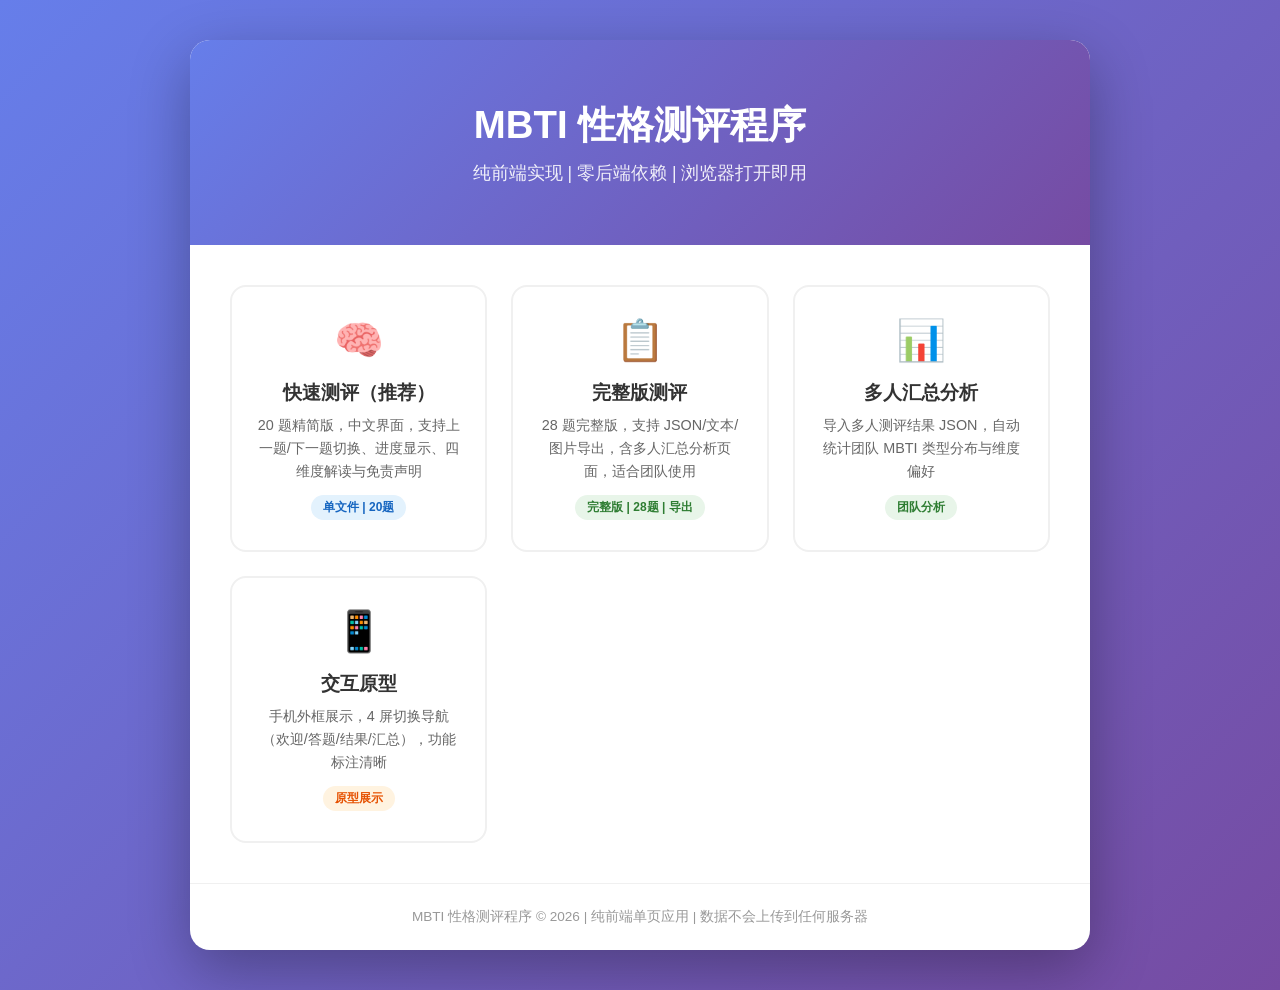
<file: index.html>
<!DOCTYPE html>
<html lang="zh-CN">
<head>
    <meta charset="UTF-8">
    <meta name="viewport" content="width=device-width, initial-scale=1.0">
    <title>MBTI 性格测评程序</title>
    <style>
        * { margin: 0; padding: 0; box-sizing: border-box; }
        body {
            font-family: -apple-system, BlinkMacSystemFont, 'Segoe UI', Roboto, sans-serif;
            background: linear-gradient(135deg, #667eea 0%, #764ba2 100%);
            min-height: 100vh;
            display: flex;
            align-items: center;
            justify-content: center;
            color: #333;
        }
        .container {
            max-width: 900px;
            width: 90%;
            margin: 40px auto;
            background: #fff;
            border-radius: 20px;
            box-shadow: 0 20px 60px rgba(0,0,0,0.3);
            overflow: hidden;
        }
        .header {
            background: linear-gradient(135deg, #667eea 0%, #764ba2 100%);
            color: #fff;
            padding: 60px 40px;
            text-align: center;
        }
        .header h1 { font-size: 2.4em; margin-bottom: 10px; }
        .header p { font-size: 1.1em; opacity: 0.9; }
        .cards {
            padding: 40px;
            display: grid;
            grid-template-columns: repeat(auto-fit, minmax(250px, 1fr));
            gap: 24px;
        }
        .card {
            border: 2px solid #f0f0f0;
            border-radius: 16px;
            padding: 30px 24px;
            text-align: center;
            transition: all 0.3s ease;
            text-decoration: none;
            color: #333;
            display: flex;
            flex-direction: column;
            align-items: center;
        }
        .card:hover {
            border-color: #667eea;
            box-shadow: 0 8px 24px rgba(102,126,234,0.2);
            transform: translateY(-4px);
        }
        .card-icon {
            font-size: 2.5em;
            margin-bottom: 16px;
        }
        .card h3 { font-size: 1.2em; margin-bottom: 8px; }
        .card p { font-size: 0.9em; color: #666; line-height: 1.6; }
        .card .badge {
            margin-top: 12px;
            padding: 4px 12px;
            border-radius: 20px;
            font-size: 0.75em;
            font-weight: 600;
        }
        .badge-full { background: #e8f5e9; color: #2e7d32; }
        .badge-simple { background: #e3f2fd; color: #1565c0; }
        .badge-proto { background: #fff3e0; color: #e65100; }
        .footer {
            text-align: center;
            padding: 24px;
            color: #999;
            font-size: 0.85em;
            border-top: 1px solid #f0f0f0;
        }
        @media (max-width: 600px) {
            .header { padding: 40px 20px; }
            .header h1 { font-size: 1.8em; }
            .cards { padding: 20px; }
        }
    </style>
</head>
<body>
    <div class="container">
        <div class="header">
            <h1>MBTI 性格测评程序</h1>
            <p>纯前端实现 | 零后端依赖 | 浏览器打开即用</p>
        </div>
        <div class="cards">
            <a class="card" href="mbti-quiz/index.html">
                <div class="card-icon">&#x1F9E0;</div>
                <h3>快速测评（推荐）</h3>
                <p>20 题精简版，中文界面，支持上一题/下一题切换、进度显示、四维度解读与免责声明</p>
                <span class="badge badge-simple">单文件 | 20题</span>
            </a>
            <a class="card" href="mbti-app/index.html">
                <div class="card-icon">&#x1F4CB;</div>
                <h3>完整版测评</h3>
                <p>28 题完整版，支持 JSON/文本/图片导出，含多人汇总分析页面，适合团队使用</p>
                <span class="badge badge-full">完整版 | 28题 | 导出</span>
            </a>
            <a class="card" href="mbti-app/analytics.html">
                <div class="card-icon">&#x1F4CA;</div>
                <h3>多人汇总分析</h3>
                <p>导入多人测评结果 JSON，自动统计团队 MBTI 类型分布与维度偏好</p>
                <span class="badge badge-full">团队分析</span>
            </a>
            <a class="card" href="mbti-prototype/index.html">
                <div class="card-icon">&#x1F4F1;</div>
                <h3>交互原型</h3>
                <p>手机外框展示，4 屏切换导航（欢迎/答题/结果/汇总），功能标注清晰</p>
                <span class="badge badge-proto">原型展示</span>
            </a>
        </div>
        <div class="footer">
            MBTI 性格测评程序 &copy; 2026 | 纯前端单页应用 | 数据不会上传到任何服务器
        </div>
    </div>
</body>
</html>
</file>
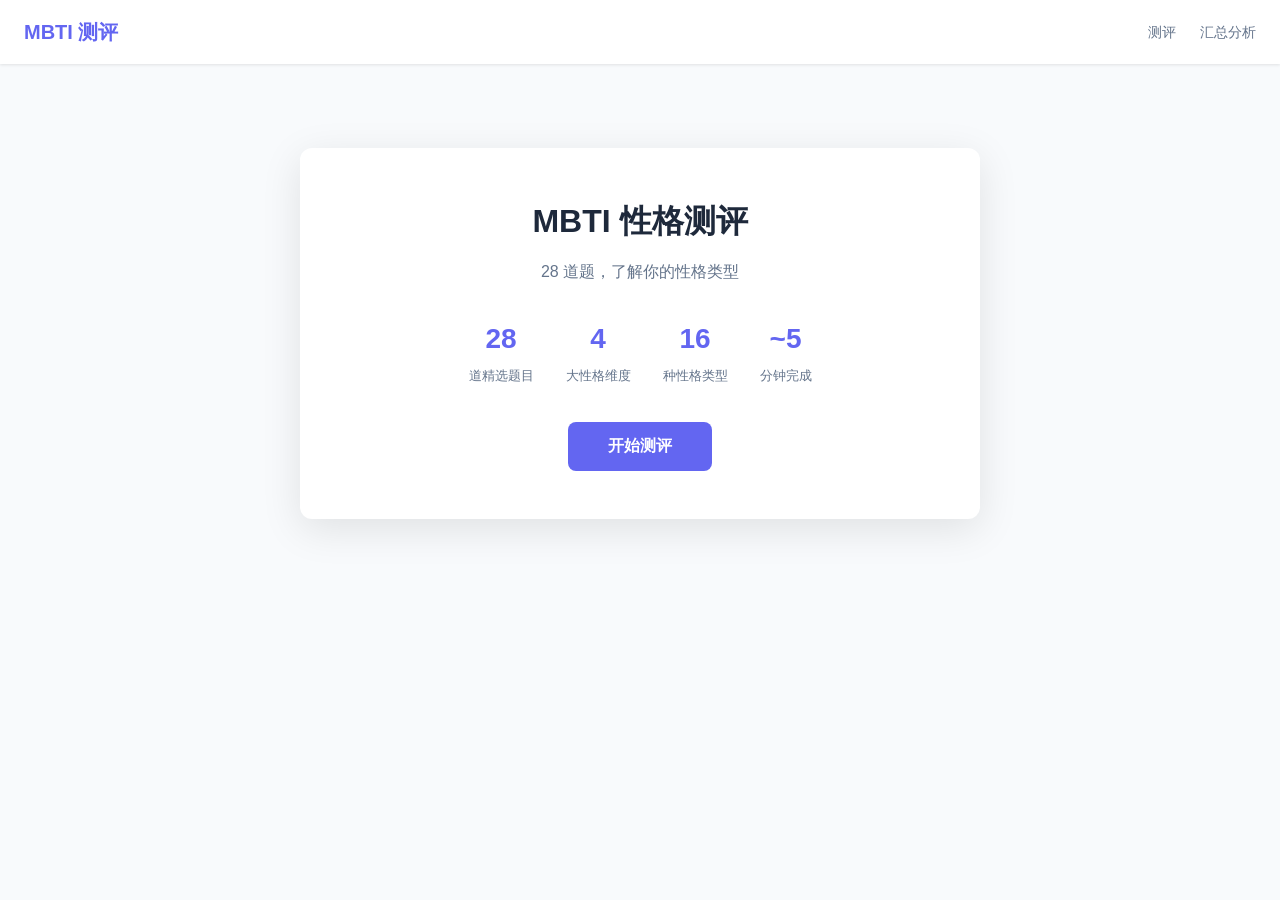
<file: mbti-app/index.html>
<!DOCTYPE html>
<html lang="zh-CN">
<head>
  <meta charset="UTF-8">
  <meta name="viewport" content="width=device-width, initial-scale=1.0">
  <title>MBTI 性格测评</title>
  <link rel="stylesheet" href="css/style.css">
</head>
<body>

  <!-- 导航栏 -->
  <nav class="navbar">
    <a href="index.html" class="logo">MBTI 测评</a>
    <div class="nav-links">
      <a href="index.html">测评</a>
      <a href="analytics.html">汇总分析</a>
    </div>
  </nav>

  <div class="container">

    <!-- ========== 欢迎页 ========== -->
    <section id="welcome-section" class="welcome-card">
      <h1>MBTI 性格测评</h1>
      <p class="subtitle">28 道题，了解你的性格类型</p>
      <div class="features">
        <div class="feature-item">
          <div class="num">28</div>
          <div class="label">道精选题目</div>
        </div>
        <div class="feature-item">
          <div class="num">4</div>
          <div class="label">大性格维度</div>
        </div>
        <div class="feature-item">
          <div class="num">16</div>
          <div class="label">种性格类型</div>
        </div>
        <div class="feature-item">
          <div class="num">~5</div>
          <div class="label">分钟完成</div>
        </div>
      </div>
      <button class="btn btn-primary" onclick="startQuiz()">开始测评</button>
    </section>

    <!-- ========== 答题页 ========== -->
    <section id="quiz-section" class="quiz-section">
      <div class="progress-bar">
        <div class="fill" id="progress-fill" style="width: 0%"></div>
      </div>
      <div class="question-meta">
        <span id="question-index">第 1 / 28 题</span>
        <span id="dimension-label">E/I 外向/内向</span>
      </div>
      <div class="question-card">
        <div class="q-text" id="question-text">题目加载中...</div>
        <div class="option-group">
          <button class="option-btn" onclick="selectOption('A')">
            <span class="marker">A</span>
            <span id="option-a-text">选项 A</span>
          </button>
          <button class="option-btn" onclick="selectOption('B')">
            <span class="marker">B</span>
            <span id="option-b-text">选项 B</span>
          </button>
        </div>
      </div>
      <div class="quiz-nav">
        <button class="btn btn-outline btn-sm" id="prev-btn" onclick="prevQuestion()">上一题</button>
        <button class="btn btn-primary btn-sm" id="next-btn" onclick="nextQuestion()" disabled>下一题</button>
      </div>
    </section>

    <!-- ========== 结果页 ========== -->
    <section id="result-section" class="result-section">
      <div class="result-header">
        <div class="result-type-code" id="result-code">INTJ</div>
        <div class="result-type-name" id="result-name">建筑师</div>
        <div class="result-nickname" id="result-nickname">The Architect</div>
        <div class="result-group-tag" id="result-group">NT 理性者</div>
      </div>

      <!-- 维度百分比 -->
      <div class="dimension-bars">
        <h3>维度倾向</h3>
        <div id="dim-bars-container"></div>
      </div>

      <!-- 性格描述 -->
      <div class="report-card">
        <h3>性格概述</h3>
        <p class="description" id="result-description"></p>
      </div>

      <!-- 优势 -->
      <div class="report-card">
        <h3>优势</h3>
        <ul id="result-strengths"></ul>
      </div>

      <!-- 劣势 -->
      <div class="report-card">
        <h3>劣势</h3>
        <ul id="result-weaknesses"></ul>
      </div>

      <!-- 代表人物 -->
      <div class="report-card">
        <h3>代表人物</h3>
        <div class="tag-list" id="result-celebrities"></div>
      </div>

      <!-- 职业建议 -->
      <div class="report-card">
        <h3>职业建议</h3>
        <div class="tag-list" id="result-careers"></div>
      </div>

      <!-- 导出按钮 -->
      <div class="export-buttons">
        <button class="btn btn-outline btn-sm" onclick="exportJSON()">导出 JSON</button>
        <button class="btn btn-outline btn-sm" onclick="exportText()">导出文本</button>
        <button class="btn btn-outline btn-sm" onclick="exportImage()">导出图片</button>
        <button class="btn btn-primary btn-sm" onclick="restartQuiz()">重新测评</button>
      </div>
    </section>

  </div>

  <!-- 数据文件 & 脚本 -->
  <script src="data/questions.js"></script>
  <script src="data/types.js"></script>
  <script src="js/export.js"></script>
  <script src="js/quiz.js"></script>
</body>
</html>
</file>
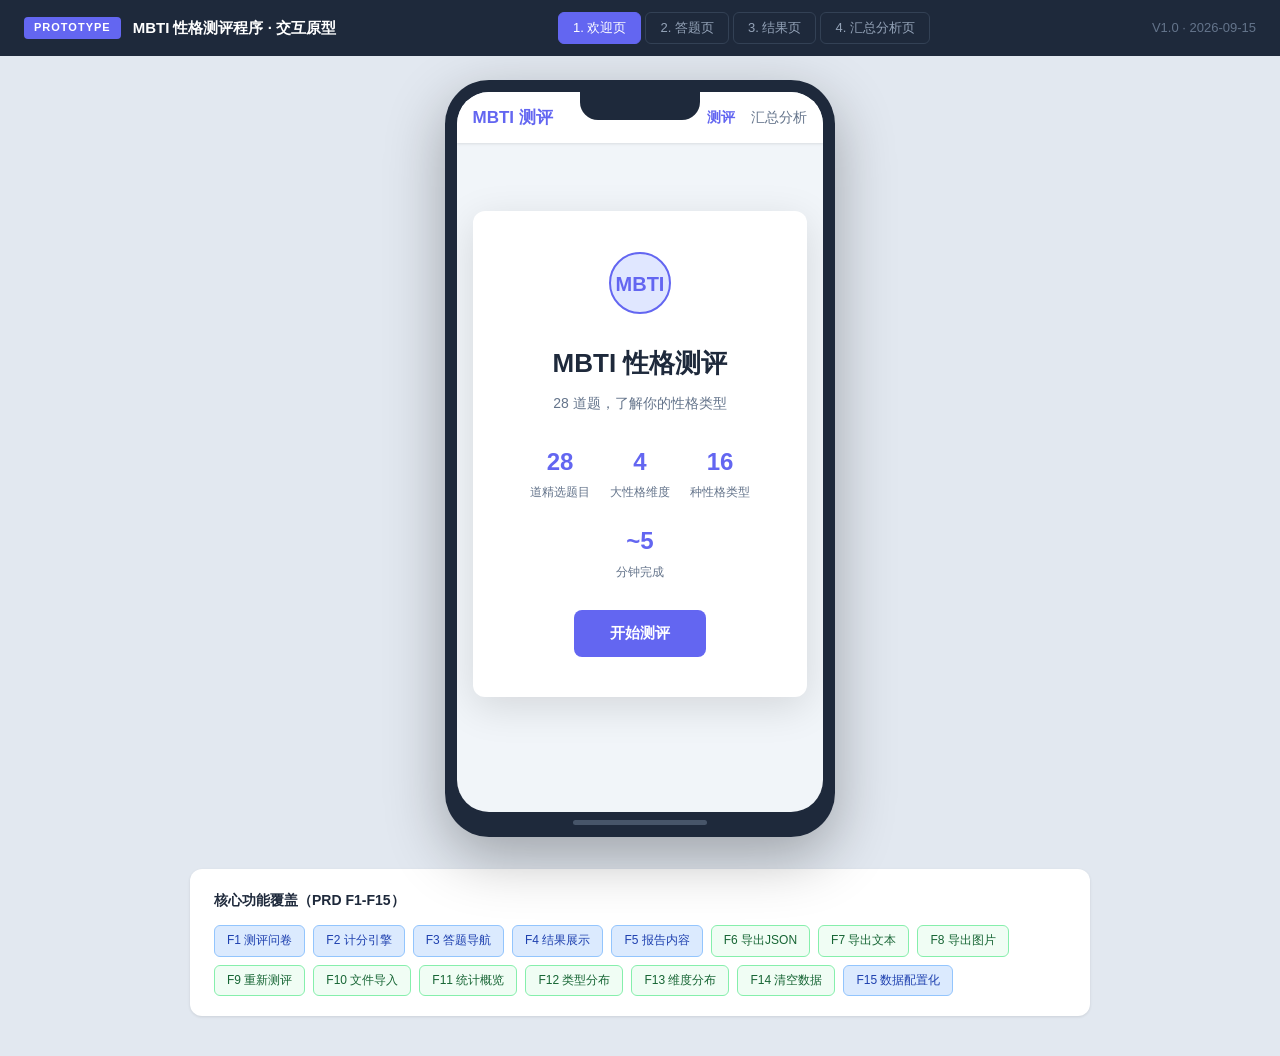
<file: mbti-prototype/index.html>
<!DOCTYPE html>
<html lang="zh-CN">
<head>
  <meta charset="UTF-8">
  <meta name="viewport" content="width=device-width, initial-scale=1.0">
  <title>MBTI 性格测评 - 交互原型</title>
  <link rel="stylesheet" href="css/prototype.css">
</head>
<body>

  <!-- ========== 原型顶栏 ========== -->
  <div class="proto-topbar">
    <div class="proto-topbar-left">
      <span class="proto-badge">PROTOTYPE</span>
      <span class="proto-title">MBTI 性格测评程序 · 交互原型</span>
    </div>
    <div class="proto-screen-nav">
      <button class="screen-nav-btn active" data-screen="welcome" onclick="switchScreen('welcome')">1. 欢迎页</button>
      <button class="screen-nav-btn" data-screen="quiz" onclick="switchScreen('quiz')">2. 答题页</button>
      <button class="screen-nav-btn" data-screen="result" onclick="switchScreen('result')">3. 结果页</button>
      <button class="screen-nav-btn" data-screen="analytics" onclick="switchScreen('analytics')">4. 汇总分析页</button>
    </div>
    <div class="proto-topbar-right">
      <span class="proto-version">V1.0 · 2026-09-15</span>
    </div>
  </div>

  <!-- ========== 手机外框 ========== -->
  <div class="phone-frame">
    <div class="phone-notch"></div>
    <div class="phone-screen" id="phone-screen">

      <!-- ========== 屏幕1：欢迎页 ========== -->
      <div class="screen active" id="screen-welcome">
        <div class="app-navbar">
          <span class="app-logo">MBTI 测评</span>
          <div class="app-nav-links">
            <span class="nav-link active">测评</span>
            <span class="nav-link" onclick="switchScreen('analytics')">汇总分析</span>
          </div>
        </div>
        <div class="screen-body">
          <div class="welcome-card">
            <div class="welcome-icon">
              <svg width="64" height="64" viewBox="0 0 64 64" fill="none">
                <circle cx="32" cy="32" r="30" stroke="#6366f1" stroke-width="2" fill="#e0e7ff"/>
                <text x="32" y="40" font-size="20" font-weight="700" fill="#6366f1" text-anchor="middle">MBTI</text>
              </svg>
            </div>
            <h1>MBTI 性格测评</h1>
            <p class="welcome-subtitle">28 道题，了解你的性格类型</p>
            <div class="welcome-features">
              <div class="feature-item">
                <div class="feature-num">28</div>
                <div class="feature-label">道精选题目</div>
              </div>
              <div class="feature-item">
                <div class="feature-num">4</div>
                <div class="feature-label">大性格维度</div>
              </div>
              <div class="feature-item">
                <div class="feature-num">16</div>
                <div class="feature-label">种性格类型</div>
              </div>
              <div class="feature-item">
                <div class="feature-num">~5</div>
                <div class="feature-label">分钟完成</div>
              </div>
            </div>
            <button class="btn btn-primary" onclick="switchScreen('quiz')">开始测评</button>
          </div>
        </div>
        <div class="proto-annotation proto-anno-welcome">
          <div class="anno-tag">F1 · 入口</div>
          <div class="anno-text">用户进入后看到欢迎页，展示测评概况（题量/维度/类型/耗时），点击"开始测评"进入答题流程。</div>
        </div>
      </div>

      <!-- ========== 屏幕2：答题页 ========== -->
      <div class="screen" id="screen-quiz">
        <div class="app-navbar">
          <span class="app-logo">MBTI 测评</span>
          <div class="app-nav-links">
            <span class="nav-link active">测评</span>
            <span class="nav-link" onclick="switchScreen('analytics')">汇总分析</span>
          </div>
        </div>
        <div class="screen-body">
          <div class="progress-bar">
            <div class="progress-fill" id="proto-progress" style="width: 25%"></div>
          </div>
          <div class="question-meta">
            <span id="proto-q-index">第 7 / 28 题</span>
            <span id="proto-q-dim">S/N 实感/直觉</span>
          </div>
          <div class="question-card">
            <div class="q-text" id="proto-q-text">读一本书时，你更喜欢：</div>
            <div class="option-group" id="proto-options">
              <button class="option-btn" onclick="selectProtoOption(this, 'A')">
                <span class="marker">A</span>
                <span>按部就班，从头到尾循序渐进地读</span>
              </button>
              <button class="option-btn" onclick="selectProtoOption(this, 'B')">
                <span class="marker">B</span>
                <span>先翻看目录和结论，跳着读感兴趣的部分</span>
              </button>
            </div>
          </div>
          <div class="quiz-nav">
            <button class="btn btn-outline btn-sm" onclick="protoPrev()">上一题</button>
            <button class="btn btn-primary btn-sm" id="proto-next-btn" onclick="protoNext()">下一题</button>
          </div>
        </div>
        <div class="proto-annotation proto-anno-quiz">
          <div class="anno-tag">F1+F3 · 答题交互</div>
          <div class="anno-text">28题二选一强制选择。顶部进度条实时更新。选中选项高亮反馈。支持上一题/下一题导航。最后一题变为"查看结果"。</div>
        </div>
      </div>

      <!-- ========== 屏幕3：结果页 ========== -->
      <div class="screen" id="screen-result">
        <div class="app-navbar">
          <span class="app-logo">MBTI 测评</span>
          <div class="app-nav-links">
            <span class="nav-link active">测评</span>
            <span class="nav-link" onclick="switchScreen('analytics')">汇总分析</span>
          </div>
        </div>
        <div class="screen-body">
          <div class="result-header">
            <div class="result-type-code">INFP</div>
            <div class="result-type-name">调停者</div>
            <div class="result-nickname">The Mediator</div>
            <div class="result-group-tag">NF 理想主义者</div>
          </div>

          <div class="dimension-bars">
            <h3>维度倾向</h3>
            <div class="dim-bar">
              <div class="dim-bar-labels"><span class="left">E 14%</span><span class="right">I 86%</span></div>
              <div class="dim-bar-track"><div class="dim-bar-fill" style="width: 14%"></div></div>
            </div>
            <div class="dim-bar">
              <div class="dim-bar-labels"><span class="left">S 29%</span><span class="right">N 71%</span></div>
              <div class="dim-bar-track"><div class="dim-bar-fill" style="width: 29%"></div></div>
            </div>
            <div class="dim-bar">
              <div class="dim-bar-labels"><span class="left">T 14%</span><span class="right">F 86%</span></div>
              <div class="dim-bar-track"><div class="dim-bar-fill" style="width: 14%"></div></div>
            </div>
            <div class="dim-bar">
              <div class="dim-bar-labels"><span class="left">J 29%</span><span class="right">P 71%</span></div>
              <div class="dim-bar-track"><div class="dim-bar-fill" style="width: 29%"></div></div>
            </div>
          </div>

          <div class="report-card">
            <h3>性格概述</h3>
            <p class="description">诗意、善良的利他主义者，总是热情地为正当事业提供帮助。你内心丰富而敏感，追求真实和意义，对美好事物有天然的感知力。</p>
          </div>

          <div class="report-card">
            <h3>优势</h3>
            <ul class="report-list">
              <li>富有同情心和同理心</li>
              <li>创造力和想象力丰富</li>
              <li>价值观坚定，忠于自我</li>
              <li>善于发现人的潜能</li>
              <li>谦逊而真诚</li>
            </ul>
          </div>

          <div class="report-card">
            <h3>劣势</h3>
            <ul class="report-list weakness-list">
              <li>容易自我怀疑和不安全</li>
              <li>可能过于理想化</li>
              <li>容易被批评伤害</li>
              <li>拖延倾向</li>
              <li>不喜欢冲突和对抗</li>
            </ul>
          </div>

          <div class="report-card">
            <h3>代表人物</h3>
            <div class="tag-list">
              <span class="tag">莎士比亚（William Shakespeare）</span>
              <span class="tag">J.R.R.托尔金（J.R.R. Tolkien）</span>
              <span class="tag">海伦·凯勒（Helen Keller）</span>
            </div>
          </div>

          <div class="report-card">
            <h3>职业建议</h3>
            <div class="tag-list">
              <span class="tag">作家/诗人</span>
              <span class="tag">艺术家</span>
              <span class="tag">心理咨询师</span>
              <span class="tag">设计师</span>
              <span class="tag">非营利工作者</span>
            </div>
          </div>

          <div class="export-buttons">
            <button class="btn btn-outline btn-sm" onclick="protoToast('已导出 JSON 文件')">导出 JSON</button>
            <button class="btn btn-outline btn-sm" onclick="protoToast('已导出文本报告')">导出文本</button>
            <button class="btn btn-outline btn-sm" onclick="protoToast('已导出图片')">导出图片</button>
            <button class="btn btn-primary btn-sm" onclick="switchScreen('welcome')">重新测评</button>
          </div>
        </div>
        <div class="proto-annotation proto-anno-result">
          <div class="anno-tag">F2+F4+F5 · 结果展示</div>
          <div class="anno-text">展示类型代码、维度百分比条形图、性格概述、优势/劣势列表、代表人物、职业建议。底部提供 JSON/文本/图片三种导出方式和重新测评入口。</div>
        </div>
      </div>

      <!-- ========== 屏幕4：汇总分析页 ========== -->
      <div class="screen" id="screen-analytics">
        <div class="app-navbar">
          <span class="app-logo">MBTI 测评</span>
          <div class="app-nav-links">
            <span class="nav-link" onclick="switchScreen('welcome')">测评</span>
            <span class="nav-link active">汇总分析</span>
          </div>
        </div>
        <div class="screen-body">
          <div class="analytics-section">
            <h2>多人汇总分析</h2>
            <p class="analytics-subtitle">导入多人导出的 JSON 结果文件，查看群体性格分布统计</p>

            <div class="upload-area" onclick="protoToast('点击选择文件（原型演示）')">
              <div class="upload-icon">📁</div>
              <p><strong>点击选择文件</strong> 或将 JSON 文件拖拽到此处</p>
              <p class="upload-hint">支持同时导入多个文件</p>
            </div>

            <div class="analytics-result">
              <div class="stat-grid">
                <div class="stat-card">
                  <div class="stat-num">12</div>
                  <div class="stat-label">总人数</div>
                </div>
                <div class="stat-card">
                  <div class="stat-num">7</div>
                  <div class="stat-label">类型数</div>
                </div>
                <div class="stat-card">
                  <div class="stat-num">INFP</div>
                  <div class="stat-label">最常见类型</div>
                </div>
                <div class="stat-card">
                  <div class="stat-num">3</div>
                  <div class="stat-label">该类型人数</div>
                </div>
              </div>

              <h3 class="section-subheading">类型分布</h3>
              <table class="dist-table">
                <thead>
                  <tr><th>类型</th><th>名称</th><th>人数</th><th>占比</th><th class="bar-cell">分布</th></tr>
                </thead>
                <tbody>
                  <tr><td class="type-code">INFP</td><td>调停者</td><td>3</td><td>25.0%</td><td class="bar-cell"><div class="mini-bar"><div class="mini-fill" style="width:100%"></div></div></td></tr>
                  <tr><td class="type-code">INTJ</td><td>建筑师</td><td>2</td><td>16.7%</td><td class="bar-cell"><div class="mini-bar"><div class="mini-fill" style="width:67%"></div></div></td></tr>
                  <tr><td class="type-code">ENFP</td><td>竞选者</td><td>2</td><td>16.7%</td><td class="bar-cell"><div class="mini-bar"><div class="mini-fill" style="width:67%"></div></div></td></tr>
                  <tr><td class="type-code">ESTJ</td><td>总经理</td><td>1</td><td>8.3%</td><td class="bar-cell"><div class="mini-bar"><div class="mini-fill" style="width:33%"></div></div></td></tr>
                  <tr><td class="type-code">ISTP</td><td>鉴赏家</td><td>1</td><td>8.3%</td><td class="bar-cell"><div class="mini-bar"><div class="mini-fill" style="width:33%"></div></div></td></tr>
                  <tr><td class="type-code">ENFJ</td><td>主人公</td><td>1</td><td>8.3%</td><td class="bar-cell"><div class="mini-bar"><div class="mini-fill" style="width:33%"></div></div></td></tr>
                  <tr><td class="type-code">ISTJ</td><td>物流师</td><td>1</td><td>8.3%</td><td class="bar-cell"><div class="mini-bar"><div class="mini-fill" style="width:33%"></div></div></td></tr>
                  <tr><td class="type-code">ENTP</td><td>辩论家</td><td>1</td><td>8.3%</td><td class="bar-cell"><div class="mini-bar"><div class="mini-fill" style="width:33%"></div></div></td></tr>
                </tbody>
              </table>

              <h3 class="section-subheading" style="margin-top:28px;">维度分布</h3>
              <table class="dist-table">
                <thead>
                  <tr><th>维度</th><th>倾向</th><th>人数</th><th>占比</th><th class="bar-cell">分布</th></tr>
                </thead>
                <tbody>
                  <tr><td>外向/内向</td><td class="type-code">E</td><td>4</td><td>33.3%</td><td class="bar-cell"><div class="mini-bar"><div class="mini-fill" style="width:33%"></div></div></td></tr>
                  <tr><td>外向/内向</td><td class="type-code">I</td><td>8</td><td>66.7%</td><td class="bar-cell"><div class="mini-bar"><div class="mini-fill" style="width:67%"></div></div></td></tr>
                  <tr><td>实感/直觉</td><td class="type-code">S</td><td>3</td><td>25.0%</td><td class="bar-cell"><div class="mini-bar"><div class="mini-fill" style="width:25%"></div></div></td></tr>
                  <tr><td>实感/直觉</td><td class="type-code">N</td><td>9</td><td>75.0%</td><td class="bar-cell"><div class="mini-bar"><div class="mini-fill" style="width:75%"></div></div></td></tr>
                  <tr><td>思考/情感</td><td class="type-code">T</td><td>5</td><td>41.7%</td><td class="bar-cell"><div class="mini-bar"><div class="mini-fill" style="width:42%"></div></div></td></tr>
                  <tr><td>思考/情感</td><td class="type-code">F</td><td>7</td><td>58.3%</td><td class="bar-cell"><div class="mini-bar"><div class="mini-fill" style="width:58%"></div></div></td></tr>
                  <tr><td>判断/感知</td><td class="type-code">J</td><td>5</td><td>41.7%</td><td class="bar-cell"><div class="mini-bar"><div class="mini-fill" style="width:42%"></div></div></td></tr>
                  <tr><td>判断/感知</td><td class="type-code">P</td><td>7</td><td>58.3%</td><td class="bar-cell"><div class="mini-bar"><div class="mini-fill" style="width:58%"></div></div></td></tr>
                </tbody>
              </table>

              <div style="text-align:center;margin-top:24px;">
                <button class="btn btn-outline btn-sm" onclick="protoToast('数据已清空')">清空数据</button>
              </div>
            </div>
          </div>
        </div>
        <div class="proto-annotation proto-anno-analytics">
          <div class="anno-tag">F10-F14 · 多人汇总</div>
          <div class="anno-text">导入多人 JSON 文件后展示统计概览（总人数/类型数/最常见类型）、类型分布表（按人数降序+条形图）、维度分布表。支持清空数据。原型中展示 12 人的模拟数据。</div>
        </div>
      </div>

    </div>
    <div class="phone-home-bar"></div>
  </div>

  <!-- ========== 底部功能标注栏 ========== -->
  <div class="proto-bottom-bar">
    <div class="bottom-section">
      <div class="bottom-section-title">核心功能覆盖（PRD F1-F15）</div>
      <div class="bottom-tags">
        <span class="bottom-tag tag-p0">F1 测评问卷</span>
        <span class="bottom-tag tag-p0">F2 计分引擎</span>
        <span class="bottom-tag tag-p0">F3 答题导航</span>
        <span class="bottom-tag tag-p0">F4 结果展示</span>
        <span class="bottom-tag tag-p0">F5 报告内容</span>
        <span class="bottom-tag tag-p1">F6 导出JSON</span>
        <span class="bottom-tag tag-p1">F7 导出文本</span>
        <span class="bottom-tag tag-p1">F8 导出图片</span>
        <span class="bottom-tag tag-p1">F9 重新测评</span>
        <span class="bottom-tag tag-p1">F10 文件导入</span>
        <span class="bottom-tag tag-p1">F11 统计概览</span>
        <span class="bottom-tag tag-p1">F12 类型分布</span>
        <span class="bottom-tag tag-p1">F13 维度分布</span>
        <span class="bottom-tag tag-p1">F14 清空数据</span>
        <span class="bottom-tag tag-p0">F15 数据配置化</span>
      </div>
    </div>
  </div>

  <!-- Toast -->
  <div class="proto-toast" id="proto-toast"></div>

  <script src="js/prototype.js"></script>
</body>
</html>
</file>
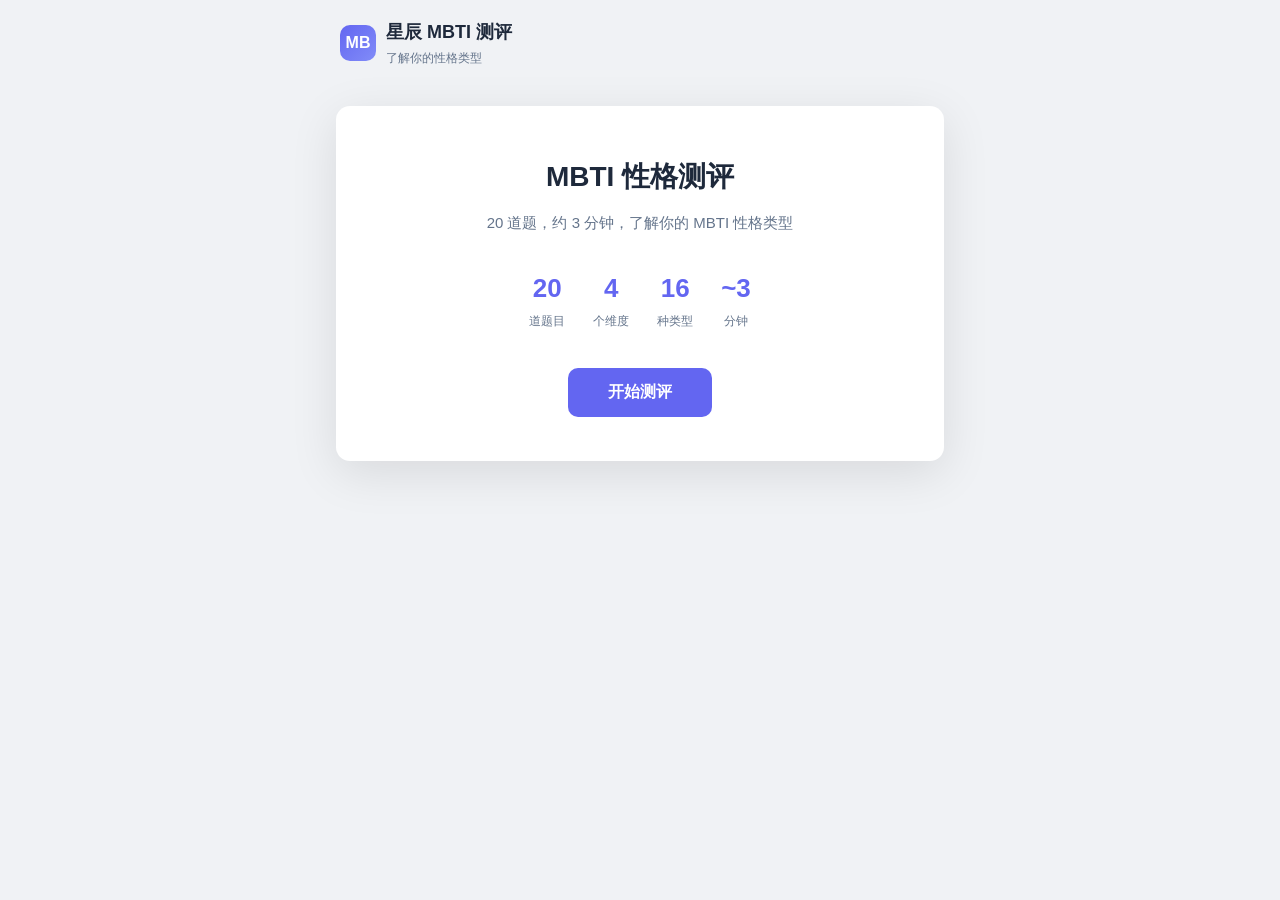
<file: mbti-quiz/index.html>
<!DOCTYPE html>
<html lang="zh-CN">
<head>
<meta charset="UTF-8">
<meta name="viewport" content="width=device-width, initial-scale=1.0">
<title>MBTI 性格测评 · 星辰测评</title>
<style>
* { margin: 0; padding: 0; box-sizing: border-box; }

:root {
  --c-bg: #f0f2f5;
  --c-card: #ffffff;
  --c-primary: #6366f1;
  --c-primary-d: #4f46e5;
  --c-primary-l: #e0e7ff;
  --c-accent: #f59e0b;
  --c-text: #1e293b;
  --c-text-l: #64748b;
  --c-border: #e2e8f0;
  --shadow: 0 2px 12px rgba(0,0,0,0.06);
  --shadow-lg: 0 12px 48px rgba(0,0,0,0.10);
  --radius: 14px;
  --radius-sm: 10px;
  --trs: all .3s ease;
}

body {
  font-family: -apple-system, BlinkMacSystemFont, "Segoe UI", "PingFang SC", "Microsoft YaHei", sans-serif;
  background: var(--c-bg);
  color: var(--c-text);
  line-height: 1.65;
  min-height: 100vh;
  display: flex;
  flex-direction: column;
  align-items: center;
  padding: 0 0 32px;
}

/* ===== 顶栏 ===== */
.topbar {
  width: 100%;
  max-width: 640px;
  padding: 18px 20px;
  display: flex;
  align-items: center;
  gap: 10px;
}
.topbar .logo-dot {
  width: 36px; height: 36px;
  border-radius: 10px;
  background: linear-gradient(135deg, var(--c-primary), #818cf8);
  display: flex; align-items: center; justify-content: center;
  color: #fff; font-weight: 800; font-size: 16px;
  flex-shrink: 0;
}
.topbar .logo-text {
  font-size: 18px; font-weight: 700; color: var(--c-text);
}
.topbar .logo-sub {
  font-size: 12px; color: var(--c-text-l); margin-top: 1px;
}

/* ===== 主容器 ===== */
.app {
  width: 100%;
  max-width: 640px;
  padding: 0 16px;
}

/* ===== 欢迎页 ===== */
.screen { display: none; }
.screen.active { display: block; }

.welcome-card {
  background: var(--c-card);
  border-radius: var(--radius);
  box-shadow: var(--shadow-lg);
  padding: 48px 36px 44px;
  text-align: center;
  margin-top: 20px;
}
.welcome-card h1 {
  font-size: 28px; margin-bottom: 10px;
}
.welcome-card .sub {
  font-size: 15px; color: var(--c-text-l); margin-bottom: 32px;
}
.welcome-stats {
  display: flex; justify-content: center; gap: 28px; margin-bottom: 36px; flex-wrap: wrap;
}
.welcome-stats .item { text-align: center; }
.welcome-stats .num { font-size: 26px; font-weight: 800; color: var(--c-primary); }
.welcome-stats .label { font-size: 12px; color: var(--c-text-l); margin-top: 2px; }

/* ===== 按钮 ===== */
.btn {
  display: inline-block; padding: 14px 40px;
  border: none; border-radius: var(--radius-sm);
  font-size: 16px; font-weight: 600; cursor: pointer;
  transition: var(--trs); text-decoration: none;
}
.btn-primary { background: var(--c-primary); color: #fff; }
.btn-primary:hover { background: var(--c-primary-d); transform: translateY(-1px); box-shadow: 0 6px 16px rgba(99,102,241,.35); }
.btn-primary:disabled { opacity: .45; cursor: not-allowed; transform: none; box-shadow: none; }
.btn-outline { background: transparent; color: var(--c-primary); border: 2px solid var(--c-primary); }
.btn-outline:hover { background: var(--c-primary-l); }
.btn-sm { padding: 10px 22px; font-size: 14px; }
.btn-ghost { background: #f1f5f9; color: var(--c-text-l); border: none; }
.btn-ghost:hover { background: #e2e8f0; }
.btn-ghost:disabled { opacity: .45; cursor: not-allowed; }

/* ===== 答题页 ===== */
.quiz-head { margin-bottom: 20px; }
.progress-track {
  height: 8px; background: var(--c-border); border-radius: 4px; overflow: hidden; margin-bottom: 14px;
}
.progress-fill {
  height: 100%; background: linear-gradient(90deg, var(--c-primary), #818cf8);
  border-radius: 4px; transition: width .4s ease;
}
.quiz-meta {
  display: flex; justify-content: space-between; align-items: center;
  font-size: 14px; color: var(--c-text-l);
}
.quiz-meta .dim-tag {
  display: inline-block; padding: 3px 10px;
  background: var(--c-primary-l); color: var(--c-primary-d);
  border-radius: 6px; font-size: 12px; font-weight: 600;
}

.q-card {
  background: var(--c-card); border-radius: var(--radius);
  box-shadow: var(--shadow); padding: 32px 26px; margin-bottom: 20px;
}
.q-text {
  font-size: 19px; font-weight: 600; text-align: center;
  margin-bottom: 24px; line-height: 1.5;
}
.opts { display: flex; flex-direction: column; gap: 12px; }
.opt {
  display: flex; align-items: center; width: 100%;
  padding: 16px 18px; background: #f8fafc;
  border: 2px solid var(--c-border); border-radius: var(--radius-sm);
  cursor: pointer; transition: var(--trs);
  font-size: 15px; color: var(--c-text); text-align: left;
}
.opt:hover { border-color: var(--c-primary); background: var(--c-primary-l); }
.opt.sel { border-color: var(--c-primary); background: var(--c-primary-l); color: var(--c-primary-d); font-weight: 600; }
.opt .dot {
  width: 28px; height: 28px; border-radius: 50%;
  border: 2px solid var(--c-border); margin-right: 14px;
  flex-shrink: 0; font-weight: 700; font-size: 13px;
  color: var(--c-text-l); display: flex; align-items: center; justify-content: center;
  transition: var(--trs);
}
.opt.sel .dot { border-color: var(--c-primary); background: var(--c-primary); color: #fff; }

.quiz-nav {
  display: flex; justify-content: space-between; align-items: center; gap: 12px;
}

/* ===== 结果页 ===== */
.result-hero {
  background: linear-gradient(135deg, var(--c-primary), #818cf8);
  border-radius: var(--radius); padding: 40px 28px;
  text-align: center; color: #fff; margin-top: 20px;
  box-shadow: var(--shadow-lg);
}
.result-hero .code {
  font-size: 52px; font-weight: 800; letter-spacing: 6px; margin-bottom: 6px;
}
.result-hero .name { font-size: 20px; font-weight: 600; }
.result-hero .nick { font-size: 13px; opacity: .8; margin-top: 4px; }
.result-hero .grp {
  display: inline-block; margin-top: 14px;
  padding: 4px 14px; background: rgba(255,255,255,.2);
  border-radius: 20px; font-size: 13px;
}

.dim-section {
  background: var(--c-card); border-radius: var(--radius);
  box-shadow: var(--shadow); padding: 24px 22px; margin-top: 16px;
}
.dim-section h3 { font-size: 16px; margin-bottom: 16px; }

.dim-row { margin-bottom: 14px; }
.dim-row:last-child { margin-bottom: 0; }
.dim-row .lbl {
  display: flex; justify-content: space-between;
  font-size: 13px; font-weight: 600; margin-bottom: 5px;
}
.dim-row .lbl .a { color: var(--c-primary); }
.dim-row .lbl .b { color: var(--c-text-l); }
.dim-row .bar {
  height: 10px; background: var(--c-border); border-radius: 5px; overflow: hidden;
}
.dim-row .bar .fill {
  height: 100%; border-radius: 5px;
  transition: width 1s ease;
}
.dim-row .desc {
  font-size: 12px; color: var(--c-text-l); margin-top: 5px;
}

.rpt-card {
  background: var(--c-card); border-radius: var(--radius);
  box-shadow: var(--shadow); padding: 24px 22px; margin-top: 16px;
}
.rpt-card h3 { font-size: 16px; margin-bottom: 12px; }
.rpt-card .desc-body { font-size: 15px; color: var(--c-text-l); line-height: 1.75; }
.rpt-card ul { list-style: none; }
.rpt-card ul li {
  padding: 5px 0 5px 20px; position: relative;
  font-size: 14px; color: var(--c-text-l);
}
.rpt-card ul li::before {
  content: ""; position: absolute; left: 0; top: 12px;
  width: 7px; height: 7px; border-radius: 50%; background: var(--c-primary);
}
.rpt-card ul li.w::before { background: var(--c-accent); }

.disclaimer {
  background: #fffbeb; border: 1px solid #fde68a; border-left: 4px solid var(--c-accent);
  border-radius: var(--radius-sm); padding: 14px 18px; margin-top: 16px;
  font-size: 13px; color: #78350f; line-height: 1.6;
}

.result-actions {
  display: flex; justify-content: center; gap: 10px; margin-top: 24px; flex-wrap: wrap;
}

/* ===== 响应式 ===== */
@media (max-width: 480px) {
  .welcome-card { padding: 32px 20px; }
  .welcome-card h1 { font-size: 22px; }
  .welcome-stats { gap: 18px; }
  .q-card { padding: 24px 18px; }
  .q-text { font-size: 17px; }
  .result-hero .code { font-size: 40px; }
  .topbar { padding: 14px 16px; }
}
</style>
</head>
<body>

<div class="topbar">
  <div class="logo-dot">MB</div>
  <div>
    <div class="logo-text">星辰 MBTI 测评</div>
    <div class="logo-sub">了解你的性格类型</div>
  </div>
</div>

<div class="app">

  <!-- ====== 欢迎页 ====== -->
  <div class="screen active" id="s-welcome">
    <div class="welcome-card">
      <h1>MBTI 性格测评</h1>
      <p class="sub">20 道题，约 3 分钟，了解你的 MBTI 性格类型</p>
      <div class="welcome-stats">
        <div class="item"><div class="num">20</div><div class="label">道题目</div></div>
        <div class="item"><div class="num">4</div><div class="label">个维度</div></div>
        <div class="item"><div class="num">16</div><div class="label">种类型</div></div>
        <div class="item"><div class="num">~3</div><div class="label">分钟</div></div>
      </div>
      <button class="btn btn-primary" onclick="goQuiz()">开始测评</button>
    </div>
  </div>

  <!-- ====== 答题页 ====== -->
  <div class="screen" id="s-quiz">
    <div class="quiz-head">
      <div class="progress-track"><div class="progress-fill" id="pBar" style="width:5%"></div></div>
      <div class="quiz-meta">
        <span id="qIdx">第 1 / 20 题</span>
        <span class="dim-tag" id="qDim">E/I 外向 / 内向</span>
      </div>
    </div>
    <div class="q-card">
      <div class="q-text" id="qText">题目加载中…</div>
      <div class="opts" id="qOpts"></div>
    </div>
    <div class="quiz-nav">
      <button class="btn btn-ghost btn-sm" id="btnPrev" onclick="prev()">上一题</button>
      <button class="btn btn-primary btn-sm" id="btnNext" onclick="next()" disabled>下一题</button>
    </div>
  </div>

  <!-- ====== 结果页 ====== -->
  <div class="screen" id="s-result">
    <div class="result-hero">
      <div class="code" id="rCode">INTJ</div>
      <div class="name" id="rName">建筑师</div>
      <div class="nick" id="rNick">The Architect</div>
      <div class="grp" id="rGrp">NT 理性者</div>
    </div>

    <div class="dim-section">
      <h3>四个维度解读</h3>
      <div id="rDims"></div>
    </div>

    <div class="rpt-card">
      <h3>性格特点</h3>
      <p class="desc-body" id="rDesc"></p>
    </div>

    <div class="rpt-card">
      <h3>优势</h3>
      <ul id="rStr"></ul>
    </div>

    <div class="rpt-card">
      <h3>注意项</h3>
      <ul id="rWeak"></ul>
    </div>

    <div class="disclaimer">
      本测评仅供娱乐和自我了解，不构成心理诊断或专业建议。MBTI 是一种性格类型参考工具，并非精密的心理测量仪器。如需专业心理咨询，请咨询持有资质的心理专业人士。
    </div>

    <div class="result-actions">
      <button class="btn btn-outline btn-sm" onclick="goQuiz()">重新测试</button>
    </div>
  </div>

</div>

<script>
// ====== 20道题题库（每维度5题） ======
var Q = [
  // E/I x5
  {d:"EI",t:"参加聚会时，你更倾向于：",a:"主动和很多人交谈，认识新朋友让你兴奋",b:"和少数熟人待在一起，人太多会消耗你的精力"},
  {d:"EI",t:"工作遇到问题时，你通常：",a:"先和别人讨论，边说边想方案",b:"先自己想清楚，再和别人交流"},
  {d:"EI",t:"周末独处一天后，你觉得：",a:"精力充沛，想出去走走或找人聊聊天",b:"很放松，独处是你恢复能量的方式"},
  {d:"EI",t:"你更享受哪种学习方式？",a:"小组讨论、互动课堂、角色扮演",b:"独立阅读、自学、安静地思考"},
  {d:"EI",t:"朋友会怎么描述你？",a:"热情、话多、喜欢社交",b:"安静、深沉、需要时间才能了解"},

  // S/N x5
  {d:"SN",t:"你更关注什么样的信息？",a:"具体的事实、细节和可验证的数据",b:"事物之间的联系、可能性和未来趋势"},
  {d:"SN",t:"描述一件事时，你更倾向于：",a:"用具体例子和细节，让人听清事实",b:"用比喻和抽象概念，让人理解深层含义"},
  {d:"SN",t:"面对一个新项目，你首先想到：",a:"怎么执行，需要什么资源，分几步完成",b:"这个项目有什么深远意义，未来能发展成什么"},
  {d:"SN",t:"你更信任哪种判断依据？",a:"过去的经验和实际数据",b:"直觉和对未来的预感"},
  {d:"SN",t:"你更欣赏哪种思维方式？",a:"脚踏实地，重视现实和常识",b:"天马行空，重视想象和创新"},

  // T/F x5
  {d:"TF",t:"朋友向你倾诉烦恼，你的第一反应是：",a:"帮他分析问题，给出理性建议",b:"先理解他的感受，给予情感上的安慰和支持"},
  {d:"TF",t:"做决定时，你更看重：",a:"客观逻辑和利弊分析",b:"这个决定对相关人员的感受和影响"},
  {d:"TF",t:"评价一个人，你更看重：",a:"他的能力和做事效率",b:"他是否和善、真诚、有同理心"},
  {d:"TF",t:"团队中出现分歧时，你倾向于：",a:"坚持正确的逻辑，即使会让人不高兴",b:"维护和谐关系，尽量照顾每个人的感受"},
  {d:"TF",t:"你认为好的管理者应该：",a:"公平公正，按制度办事，对事不对人",b:"关心团队成员，灵活处理，以人为本"},

  // J/P x5
  {d:"JP",t:"面对一个任务，你更倾向于：",a:"制定详细计划，按步骤执行，尽早完成",b:"保持灵活，边做边调整，截止前冲刺完成"},
  {d:"JP",t:"旅行时你更喜欢：",a:"提前规划好行程、住宿和交通",b:"大致定个方向，到了再说，享受即兴探索"},
  {d:"JP",t:"你对截止日期的态度是：",a:"提前完成，不想拖到最后时刻",b:"有压力才有动力，最后关头效率最高"},
  {d:"JP",t:"你的生活空间通常怎样？",a:"整洁有序，物品各归其位",b:"比较随意，东西用完不一定马上收拾"},
  {d:"JP",t:"做决定时你通常：",a:"快速决断，确定后就不再犹豫",b:"想收集更多信息，总觉得还没准备好"}
];

// ====== 维度元数据 ======
var DIM = {
  EI: { A:"E", B:"I", Aname:"E 外向 Extraversion", Bname:"I 内向 Introversion", Adesc:"能量来自外部社交，喜欢表达和互动", Bdesc:"能量来自内心世界，偏好独处和深思" },
  SN: { A:"S", B:"N", Aname:"S 实感 Sensing", Bname:"N 直觉 iNtuition", Adesc:"关注具体事实、细节和当下经验", Bdesc:"关注可能性、联系和未来想象" },
  TF: { A:"T", B:"F", Aname:"T 思考 Thinking", Bname:"F 情感 Feeling", Adesc:"依据逻辑和客观分析做决定", Bdesc:"依据价值观和对他人的影响做决定" },
  JP: { A:"J", B:"P", Aname:"J 判断 Judging", Bname:"P 感知 Perceiving", Adesc:"偏好计划、秩序和掌控感", Bdesc:"偏好灵活、开放和即兴应变" }
};

var DIM_LABEL = { EI:"E/I 外向 / 内向", SN:"S/N 实感 / 直觉", TF:"T/F 思考 / 情感", JP:"J/P 判断 / 感知" };

// ====== 16种类型数据 ======
var T = {
  INTJ:{n:"建筑师",e:"The Architect",g:"NT 理性者",
    d:"富有想象力的战略思考者，一切都在计划之中。你善于看到全局，有很强的独立性和执行力。",
    s:["战略性思维强，善于长远规划","独立自主，内在驱动力强","逻辑分析出色","冷静理性，遇事不慌","对自己和他人有高标准"],
    w:["可能过于追求完美而忽视他人感受","不擅长处理情感问题","有时过于自信，听不进不同意见","社交中容易显得冷漠","对低效缺乏耐心"]},
  INTP:{n:"逻辑学家",e:"The Logician",g:"NT 理性者",
    d:"具有创造力的发明家，对知识有不可抑制的渴望。你喜欢探索理论和抽象概念，追求逻辑的自洽。",
    s:["逻辑分析能力极强","善于发现底层规律","思维灵活，富有创造力","对复杂问题有独到见解","独立思考，不随波逐流"],
    w:["容易陷入空想而缺乏行动力","社交能力偏弱","可能忽视实际细节","对重复性工作缺乏耐心","不擅长情感表达"]},
  ENTJ:{n:"指挥官",e:"The Commander",g:"NT 理性者",
    d:"大胆而意志力强的领导者，总能找到或创造前进的道路。你天生具有领导魅力，善于组织和推动变革。",
    s:["天生的领导力","果断高效，执行力强","战略思维出色","善于发现和利用机会","自信且有感染力"],
    w:["可能过于强势，忽视他人感受","对低效率缺乏耐心","容易给人压迫感","工作狂倾向","不太擅长情感交流"]},
  ENTP:{n:"辩论家",e:"The Debater",g:"NT 理性者",
    d:"聪明好奇的思想者，无法抗拒思想上的挑战。你享受脑力激荡，善于从不同角度看问题。",
    s:["思维敏捷，反应快","善于创新和发散思维","适应能力强","有出色的表达能力","喜欢挑战传统"],
    w:["容易好辩而得罪人","可能缺乏持续执行力","兴趣容易转移","有时忽视他人情感","不喜欢被规则束缚"]},
  INFJ:{n:"提倡者",e:"The Advocate",g:"NF 理想主义者",
    d:"安静而神秘，同时鼓舞人心的理想主义者。你拥有深刻的洞察力和强烈的价值观。",
    s:["有远见和深刻洞察力","同理心强，善于理解他人","价值观坚定","富有创造力","安静但有力量的影响力"],
    w:["容易因关注他人而忽视自己","过于完美主义","可能因理想与现实落差而沮丧","不轻易敞开心扉","容易精疲力竭"]},
  INFP:{n:"调停者",e:"The Mediator",g:"NF 理想主义者",
    d:"诗意、善良的利他主义者，总是热情地为正当事业提供帮助。你内心丰富而敏感，追求真实和意义。",
    s:["富有同情心和同理心","创造力和想象力丰富","价值观坚定，忠于自我","善于发现人的潜能","谦逊而真诚"],
    w:["容易自我怀疑","可能过于理想化","容易被批评伤害","有拖延倾向","不喜欢冲突和对抗"]},
  ENFJ:{n:"主人公",e:"The Protagonist",g:"NF 理想主义者",
    d:"富有魅力、鼓舞人心的领导者，能让听众为之倾倒。你天生善于理解和影响他人。",
    s:["天生的沟通者和领导者","极强的同理心和人际感知力","善于激励和引导他人","有责任感和使命感","热情而有感染力"],
    w:["可能过于关注他人而忽视自己","对批评敏感","有时过于理想化","容易自我牺牲","决策时可能受情感影响"]},
  ENFP:{n:"竞选者",e:"The Campaigner",g:"NF 理想主义者",
    d:"热情、有创造力、爱社交的自由灵魂，总能在事物中发现闪光点。你充满好奇心和热情。",
    s:["热情洋溢，充满活力","创造力和想象力丰富","善于社交和建立联系","适应力强，思维灵活","有感染力和鼓舞力"],
    w:["容易三分钟热度","不喜欢日常琐事和细节","可能缺乏条理","容易因压力而焦虑","有时过于乐观"]},
  ISTJ:{n:"物流师",e:"The Logistician",g:"SJ 护卫者",
    d:"实际且注重事实的人，可靠性不容怀疑。你做事严谨踏实，重视秩序和传统。",
    s:["可靠负责，值得信赖","做事严谨有条理","重视事实和细节","忠于职责和承诺","脚踏实地，执行力强"],
    w:["可能过于死板","不擅长情感表达","对变化有抵触","可能过于批判","不善于即兴发挥"]},
  ISFJ:{n:"守卫者",e:"The Defender",g:"SJ 护卫者",
    d:"专注而温暖的守护者，时刻准备保护爱的人。你默默付出，细致周到。",
    s:["细心体贴，善解人意","忠诚可靠，默默奉献","善于关注细节","有耐心和同情心","做事勤勉踏实"],
    w:["可能过于谦虚","容易压抑自己的需求","不喜欢变化和冲突","容易因过度付出而疲惫","可能过于保守"]},
  ESTJ:{n:"总经理",e:"The Executive",g:"SJ 护卫者",
    d:"出色的管理者，在管理事情或人员方面无与伦比。你天生善于组织和领导。",
    s:["组织管理能力强","果断高效，执行力出色","责任心和可靠性强","重视秩序和规则","坦率直接"],
    w:["可能过于固执和强势","不够灵活","可能忽视他人感受","对不守规则者缺乏耐心","有时不够敏感"]},
  ESFJ:{n:"执政官",e:"The Consul",g:"SJ 护卫者",
    d:"极有同情心、爱交往的人，总是热心帮助。你重视和谐的人际关系。",
    s:["热心肠，乐于助人","善于社交，人缘好","有强烈的责任感","注重和谐与团队协作","善于组织活动"],
    w:["可能过于在意他人看法","不擅长处理冲突","可能过于传统","容易因批评而受伤","有时忽视自己的需求"]},
  ISTP:{n:"鉴赏家",e:"The Virtuoso",g:"SP 艺术创造者",
    d:"大胆而实际的实验家，擅长使用各种工具。你冷静、灵活，善于动手解决问题。",
    s:["动手能力强，善于实践","冷静沉着，擅长应对危机","思维灵活，适应力强","独立自主","善于分析系统"],
    w:["可能过于独立","不善于情感表达","容易厌倦常规","可能冒险和鲁莽","不喜欢长期承诺"]},
  ISFP:{n:"探险家",e:"The Adventurer",g:"SP 艺术创造者",
    d:"灵活有魅力的艺术家，时刻准备探索和体验新事物。你审美敏锐，重视个人自由。",
    s:["审美能力强，富有艺术感","温和善良，善于倾听","灵活随性","有独特的个人风格","活在当下"],
    w:["可能缺乏长远规划","不擅长处理压力","容易回避冲突","可能过于敏感","不喜欢被约束"]},
  ESTP:{n:"企业家",e:"The Entrepreneur",g:"SP 艺术创造者",
    d:"聪明、精力充沛的感知者，享受冒险。你喜欢快节奏，善于抓住机会。",
    s:["行动力极强，果断","善于抓住机会","社交能力强","适应力强，反应快","有冒险精神"],
    w:["可能过于冒险","缺乏长期规划","容易厌倦常规","可能忽视他人感受","有时不够考虑后果"]},
  ESFP:{n:"表演者",e:"The Entertainer",g:"SP 艺术创造者",
    d:"自发、精力充沛的表演者，周围永远不无聊。你是聚会的灵魂，善于享受当下。",
    s:["热情开朗，充满活力","善于社交，有感染力","审美能力强","适应力强","善于享受生活"],
    w:["可能缺乏长远规划","容易厌倦理论","不喜欢冲突和批评","可能过于关注表面","有时容易冲动"]}
};

// ====== 状态 ======
var idx = 0;
var ans = new Array(Q.length).fill(null);

// ====== 页面切换 ======
function show(id) {
  document.querySelectorAll(".screen").forEach(function(s){ s.classList.remove("active"); });
  document.getElementById(id).classList.add("active");
  window.scrollTo(0,0);
}

function goQuiz() {
  idx = 0;
  ans = new Array(Q.length).fill(null);
  show("s-quiz");
  renderQ();
}

// ====== 渲染题目 ======
function renderQ() {
  var q = Q[idx];
  var total = Q.length;

  document.getElementById("pBar").style.width = ((idx+1)/total*100) + "%";
  document.getElementById("qIdx").textContent = "第 " + (idx+1) + " / " + total + " 题";
  document.getElementById("qDim").textContent = DIM_LABEL[q.d];
  document.getElementById("qText").textContent = q.t;

  var opts = document.getElementById("qOpts");
  opts.innerHTML =
    '<button class="opt" onclick="pick(\'A\')"><span class="dot">A</span><span>' + q.a + '</span></button>' +
    '<button class="opt" onclick="pick(\'B\')"><span class="dot">B</span><span>' + q.b + '</span></button>';

  if (ans[idx]) {
    var btns = opts.querySelectorAll(".opt");
    if (ans[idx]==="A") btns[0].classList.add("sel");
    else btns[1].classList.add("sel");
  }

  var btnPrev = document.getElementById("btnPrev");
  btnPrev.disabled = idx===0;

  var btnNext = document.getElementById("btnNext");
  btnNext.textContent = idx===total-1 ? "查看结果" : "下一题";
  btnNext.disabled = ans[idx]===null;
}

function pick(v) {
  ans[idx] = v;
  var btns = document.querySelectorAll("#qOpts .opt");
  btns.forEach(function(b){ b.classList.remove("sel"); });
  btns[v==="A"?0:1].classList.add("sel");
  document.getElementById("btnNext").disabled = false;
}

function prev() {
  if (idx>0) { idx--; renderQ(); }
}

function next() {
  if (ans[idx]===null) return;
  if (idx < Q.length-1) { idx++; renderQ(); }
  else { showResult(); }
}

// ====== 计分+结果 ======
function showResult() {
  var sc = { EI:{A:0,B:0}, SN:{A:0,B:0}, TF:{A:0,B:0}, JP:{A:0,B:0} };
  Q.forEach(function(q,i){
    if (ans[i]==="A") sc[q.d].A++;
    else if (ans[i]==="B") sc[q.d].B++;
  });

  var code = "";
  var dimData = {};
  ["EI","SN","TF","JP"].forEach(function(d){
    var total = sc[d].A + sc[d].B;
    var aPct = total>0 ? Math.round(sc[d].A/total*100) : 50;
    var bPct = 100 - aPct;
    if (sc[d].A >= sc[d].B) code += DIM[d].A;
    else code += DIM[d].B;
    dimData[d] = { aPct:aPct, bPct:bPct, winner: sc[d].A>=sc[d].B ? "A":"B" };
  });

  var td = T[code] || T.INTJ;

  document.getElementById("rCode").textContent = code;
  document.getElementById("rName").textContent = td.n;
  document.getElementById("rNick").textContent = td.e;
  document.getElementById("rGrp").textContent = td.g;
  document.getElementById("rDesc").textContent = td.d;

  // 四维度
  var dimsHtml = "";
  ["EI","SN","TF","JP"].forEach(function(d){
    var dm = DIM[d];
    var dd = dimData[d];
    var winName = dd.winner==="A" ? dm.Aname : dm.Bname;
    var winDesc = dd.winner==="A" ? dm.Adesc : dm.Bdesc;
    var aLabel = dm.Aname.split(" ")[0];
    var bLabel = dm.Bname.split(" ")[0];
    dimsHtml +=
      '<div class="dim-row">' +
        '<div class="lbl"><span class="a">' + aLabel + ' ' + dd.aPct + '%</span><span class="b">' + bLabel + ' ' + dd.bPct + '%</span></div>' +
        '<div class="bar"><div class="fill" style="width:' + dd.aPct + '%;background:' + (dd.winner==="A"?"var(--c-primary)":"var(--c-text-l)") + '"></div></div>' +
        '<div class="desc">你的倾向：<strong>' + winName + '</strong> — ' + winDesc + '</div>' +
      '</div>';
  });
  document.getElementById("rDims").innerHTML = dimsHtml;

  // 优势
  var strHtml = "";
  td.s.forEach(function(s){ strHtml += "<li>" + s + "</li>"; });
  document.getElementById("rStr").innerHTML = strHtml;

  // 注意项
  var weakHtml = "";
  td.w.forEach(function(w){ weakHtml += '<li class="w">' + w + "</li>"; });
  document.getElementById("rWeak").innerHTML = weakHtml;

  show("s-result");
}
</script>
</body>
</html>
</file>
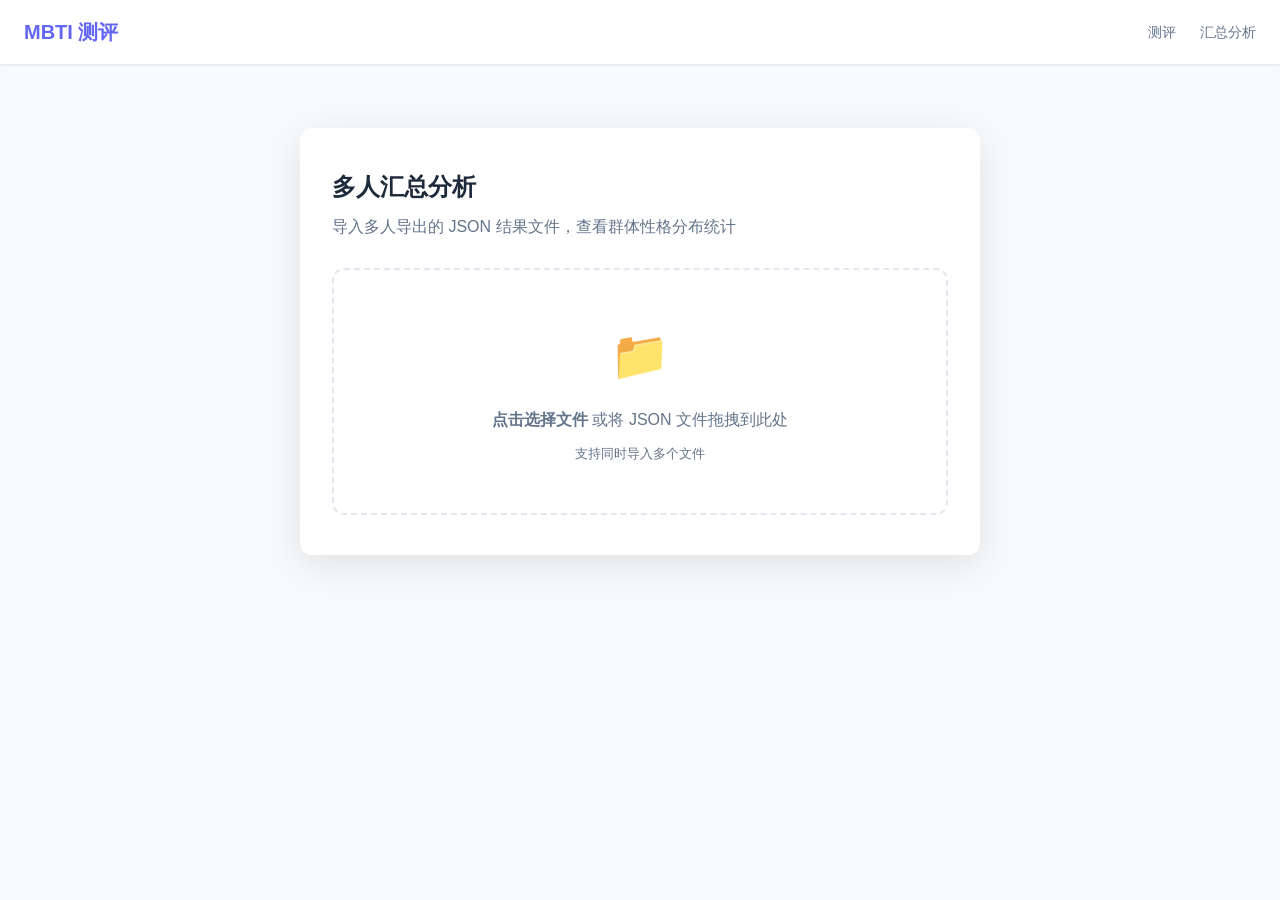
<file: mbti-app/analytics.html>
<!DOCTYPE html>
<html lang="zh-CN">
<head>
  <meta charset="UTF-8">
  <meta name="viewport" content="width=device-width, initial-scale=1.0">
  <title>MBTI 汇总分析</title>
  <link rel="stylesheet" href="css/style.css">
</head>
<body>

  <!-- 导航栏 -->
  <nav class="navbar">
    <a href="index.html" class="logo">MBTI 测评</a>
    <div class="nav-links">
      <a href="index.html">测评</a>
      <a href="analytics.html">汇总分析</a>
    </div>
  </nav>

  <div class="container">
    <section class="analytics-section">
      <h2>多人汇总分析</h2>
      <p class="subtitle">导入多人导出的 JSON 结果文件，查看群体性格分布统计</p>

      <!-- 上传区 -->
      <div class="upload-area" id="upload-area">
        <div class="upload-icon">📁</div>
        <p><strong>点击选择文件</strong> 或将 JSON 文件拖拽到此处</p>
        <p style="font-size: 13px;">支持同时导入多个文件</p>
        <input type="file" id="file-input" multiple accept=".json" style="display:none;">
      </div>

      <!-- 分析结果区 -->
      <div class="analytics-result" id="analytics-result" style="display:none;">
        <!-- 统计概览 -->
        <div class="stat-grid" id="stat-grid"></div>

        <!-- 类型分布表 -->
        <h3 style="margin-bottom: 12px;">类型分布</h3>
        <table class="dist-table" id="dist-table">
          <thead>
            <tr>
              <th>类型</th>
              <th>名称</th>
              <th>人数</th>
              <th>占比</th>
              <th class="bar-cell">分布</th>
            </tr>
          </thead>
          <tbody id="dist-tbody"></tbody>
        </table>

        <!-- 维度分布 -->
        <h3 style="margin: 32px 0 12px;">维度分布</h3>
        <table class="dist-table" id="dim-table">
          <thead>
            <tr>
              <th>维度</th>
              <th>倾向</th>
              <th>人数</th>
              <th>占比</th>
              <th class="bar-cell">分布</th>
            </tr>
          </thead>
          <tbody id="dim-tbody"></tbody>
        </table>

        <!-- 清空按钮 -->
        <div style="text-align: center; margin-top: 32px;">
          <button class="btn btn-outline btn-sm" onclick="clearData()">清空数据</button>
        </div>
      </div>

    </section>
  </div>

  <script src="data/types.js"></script>
  <script src="js/analytics.js"></script>
</body>
</html>
</file>
<file: mbti-app/css/style.css>
/* ===== 全局重置与变量 ===== */
:root {
  --primary: #6366f1;
  --primary-dark: #4f46e5;
  --primary-light: #e0e7ff;
  --accent: #f59e0b;
  --bg: #f8fafc;
  --card-bg: #ffffff;
  --text: #1e293b;
  --text-light: #64748b;
  --border: #e2e8f0;
  --shadow: 0 1px 3px rgba(0,0,0,0.1);
  --shadow-lg: 0 10px 40px rgba(0,0,0,0.1);
  --radius: 12px;
  --radius-sm: 8px;
  --transition: all 0.3s ease;
}

* {
  margin: 0;
  padding: 0;
  box-sizing: border-box;
}

body {
  font-family: -apple-system, BlinkMacSystemFont, "Segoe UI", "PingFang SC",
    "Hiragino Sans GB", "Microsoft YaHei", sans-serif;
  background: var(--bg);
  color: var(--text);
  line-height: 1.6;
  min-height: 100vh;
}

/* ===== 布局容器 ===== */
.container {
  max-width: 720px;
  margin: 0 auto;
  padding: 24px 20px 80px;
}

/* ===== 顶部导航 ===== */
.navbar {
  display: flex;
  justify-content: space-between;
  align-items: center;
  padding: 16px 24px;
  background: var(--card-bg);
  box-shadow: var(--shadow);
  position: sticky;
  top: 0;
  z-index: 100;
}

.navbar .logo {
  font-size: 20px;
  font-weight: 700;
  color: var(--primary);
  text-decoration: none;
}

.navbar .nav-links a {
  color: var(--text-light);
  text-decoration: none;
  font-size: 14px;
  margin-left: 20px;
  transition: var(--transition);
}

.navbar .nav-links a:hover {
  color: var(--primary);
}

/* ===== 欢迎页 ===== */
#welcome-section {
  display: block;
}

#welcome-section.hidden {
  display: none;
}

.welcome-card {
  background: var(--card-bg);
  border-radius: var(--radius);
  box-shadow: var(--shadow-lg);
  padding: 48px 40px;
  text-align: center;
  margin-top: 60px;
}

.welcome-card h1 {
  font-size: 32px;
  color: var(--text);
  margin-bottom: 12px;
}

.welcome-card .subtitle {
  font-size: 16px;
  color: var(--text-light);
  margin-bottom: 32px;
}

.welcome-card .features {
  display: flex;
  justify-content: center;
  gap: 32px;
  margin-bottom: 36px;
  flex-wrap: wrap;
}

.welcome-card .feature-item {
  text-align: center;
}

.welcome-card .feature-item .num {
  font-size: 28px;
  font-weight: 700;
  color: var(--primary);
}

.welcome-card .feature-item .label {
  font-size: 13px;
  color: var(--text-light);
  margin-top: 4px;
}

/* ===== 按钮 ===== */
.btn {
  display: inline-block;
  padding: 14px 40px;
  border: none;
  border-radius: var(--radius-sm);
  font-size: 16px;
  font-weight: 600;
  cursor: pointer;
  transition: var(--transition);
  text-decoration: none;
}

.btn-primary {
  background: var(--primary);
  color: #fff;
}

.btn-primary:hover {
  background: var(--primary-dark);
  transform: translateY(-1px);
  box-shadow: 0 4px 12px rgba(99, 102, 241, 0.3);
}

.btn-outline {
  background: transparent;
  color: var(--primary);
  border: 2px solid var(--primary);
}

.btn-outline:hover {
  background: var(--primary-light);
}

.btn-sm {
  padding: 8px 20px;
  font-size: 14px;
}

/* ===== 答题页 ===== */
.quiz-section {
  display: none;
}

.quiz-section.active {
  display: block;
}

.progress-bar {
  height: 6px;
  background: var(--border);
  border-radius: 3px;
  overflow: hidden;
  margin-bottom: 24px;
}

.progress-bar .fill {
  height: 100%;
  background: var(--primary);
  border-radius: 3px;
  transition: width 0.4s ease;
}

.question-meta {
  display: flex;
  justify-content: space-between;
  align-items: center;
  margin-bottom: 16px;
  font-size: 14px;
  color: var(--text-light);
}

.question-card {
  background: var(--card-bg);
  border-radius: var(--radius);
  box-shadow: var(--shadow);
  padding: 36px 32px;
  margin-bottom: 24px;
}

.question-card .q-text {
  font-size: 20px;
  font-weight: 600;
  color: var(--text);
  margin-bottom: 28px;
  text-align: center;
}

.option-group {
  display: flex;
  flex-direction: column;
  gap: 16px;
}

.option-btn {
  display: flex;
  align-items: center;
  padding: 20px 24px;
  background: var(--bg);
  border: 2px solid var(--border);
  border-radius: var(--radius-sm);
  cursor: pointer;
  transition: var(--transition);
  font-size: 15px;
  color: var(--text);
  text-align: left;
  width: 100%;
}

.option-btn:hover {
  border-color: var(--primary);
  background: var(--primary-light);
}

.option-btn.selected {
  border-color: var(--primary);
  background: var(--primary-light);
  color: var(--primary-dark);
  font-weight: 600;
}

.option-btn .marker {
  display: inline-flex;
  align-items: center;
  justify-content: center;
  width: 32px;
  height: 32px;
  border-radius: 50%;
  border: 2px solid var(--border);
  margin-right: 16px;
  flex-shrink: 0;
  font-weight: 700;
  font-size: 14px;
  color: var(--text-light);
  transition: var(--transition);
}

.option-btn.selected .marker {
  border-color: var(--primary);
  background: var(--primary);
  color: #fff;
}

.quiz-nav {
  display: flex;
  justify-content: space-between;
  align-items: center;
  gap: 16px;
}

/* ===== 结果页 ===== */
.result-section {
  display: none;
}

.result-section.active {
  display: block;
}

.result-header {
  text-align: center;
  margin-bottom: 32px;
}

.result-type-code {
  font-size: 48px;
  font-weight: 800;
  color: var(--primary);
  letter-spacing: 4px;
}

.result-type-name {
  font-size: 20px;
  color: var(--text);
  margin-top: 8px;
}

.result-nickname {
  font-size: 14px;
  color: var(--text-light);
  margin-top: 4px;
}

.result-group-tag {
  display: inline-block;
  padding: 4px 12px;
  background: var(--primary-light);
  color: var(--primary-dark);
  border-radius: 20px;
  font-size: 12px;
  margin-top: 12px;
}

/* 维度百分比 */
.dimension-bars {
  background: var(--card-bg);
  border-radius: var(--radius);
  box-shadow: var(--shadow);
  padding: 28px 32px;
  margin-bottom: 24px;
}

.dimension-bars h3 {
  font-size: 16px;
  color: var(--text);
  margin-bottom: 20px;
}

.dim-bar {
  margin-bottom: 16px;
}

.dim-bar:last-child {
  margin-bottom: 0;
}

.dim-bar-labels {
  display: flex;
  justify-content: space-between;
  font-size: 13px;
  font-weight: 600;
  margin-bottom: 6px;
}

.dim-bar-labels .left {
  color: var(--primary);
}

.dim-bar-labels .right {
  color: var(--text-light);
}

.dim-bar-track {
  position: relative;
  height: 10px;
  background: var(--border);
  border-radius: 5px;
  overflow: hidden;
}

.dim-bar-fill {
  height: 100%;
  background: var(--primary);
  border-radius: 5px;
  transition: width 0.8s ease;
}

.dim-bar-percent {
  display: flex;
  justify-content: space-between;
  font-size: 12px;
  color: var(--text-light);
  margin-top: 4px;
}

/* 报告卡片 */
.report-card {
  background: var(--card-bg);
  border-radius: var(--radius);
  box-shadow: var(--shadow);
  padding: 28px 32px;
  margin-bottom: 24px;
}

.report-card h3 {
  font-size: 18px;
  color: var(--text);
  margin-bottom: 16px;
  display: flex;
  align-items: center;
  gap: 8px;
}

.report-card .description {
  font-size: 15px;
  color: var(--text-light);
  line-height: 1.8;
  margin-bottom: 0;
}

.report-card ul {
  list-style: none;
  padding: 0;
}

.report-card ul li {
  padding: 6px 0 6px 24px;
  position: relative;
  font-size: 15px;
  color: var(--text-light);
}

.report-card ul li::before {
  content: "";
  position: absolute;
  left: 0;
  top: 14px;
  width: 8px;
  height: 8px;
  border-radius: 50%;
  background: var(--primary);
}

.report-card ul li.weakness::before {
  background: var(--accent);
}

.tag-list {
  display: flex;
  flex-wrap: wrap;
  gap: 8px;
}

.tag {
  display: inline-block;
  padding: 6px 14px;
  background: var(--bg);
  border: 1px solid var(--border);
  border-radius: 20px;
  font-size: 13px;
  color: var(--text);
}

/* 导出按钮组 */
.export-buttons {
  display: flex;
  justify-content: center;
  gap: 12px;
  margin-top: 32px;
  flex-wrap: wrap;
}

/* ===== 汇总分析页 ===== */
.analytics-section {
  background: var(--card-bg);
  border-radius: var(--radius);
  box-shadow: var(--shadow-lg);
  padding: 40px 32px;
  margin-top: 40px;
}

.analytics-section h2 {
  font-size: 24px;
  margin-bottom: 8px;
}

.analytics-section .subtitle {
  color: var(--text-light);
  margin-bottom: 28px;
}

.upload-area {
  border: 2px dashed var(--border);
  border-radius: var(--radius);
  padding: 48px 24px;
  text-align: center;
  transition: var(--transition);
  cursor: pointer;
}

.upload-area:hover,
.upload-area.dragover {
  border-color: var(--primary);
  background: var(--primary-light);
}

.upload-area p {
  color: var(--text-light);
  margin-top: 12px;
}

.upload-area .upload-icon {
  font-size: 48px;
}

.analytics-result {
  margin-top: 32px;
}

.stat-grid {
  display: grid;
  grid-template-columns: repeat(auto-fill, minmax(140px, 1fr));
  gap: 16px;
  margin-bottom: 32px;
}

.stat-card {
  background: var(--bg);
  border-radius: var(--radius-sm);
  padding: 20px;
  text-align: center;
}

.stat-card .stat-num {
  font-size: 28px;
  font-weight: 700;
  color: var(--primary);
}

.stat-card .stat-label {
  font-size: 13px;
  color: var(--text-light);
  margin-top: 4px;
}

.dist-table {
  width: 100%;
  border-collapse: collapse;
  margin-top: 16px;
}

.dist-table th,
.dist-table td {
  padding: 10px 16px;
  text-align: left;
  border-bottom: 1px solid var(--border);
  font-size: 14px;
}

.dist-table th {
  color: var(--text-light);
  font-weight: 600;
}

.dist-table .type-code {
  font-weight: 700;
  color: var(--primary);
}

.dist-table .bar-cell {
  width: 40%;
}

.dist-table .mini-bar {
  height: 8px;
  background: var(--border);
  border-radius: 4px;
  overflow: hidden;
}

.dist-table .mini-bar .mini-fill {
  height: 100%;
  background: var(--primary);
  border-radius: 4px;
}

/* ===== 响应式 ===== */
@media (max-width: 600px) {
  .container {
    padding: 16px 12px 60px;
  }
  .welcome-card {
    padding: 32px 20px;
    margin-top: 20px;
  }
  .welcome-card h1 {
    font-size: 24px;
  }
  .question-card {
    padding: 24px 20px;
  }
  .question-card .q-text {
    font-size: 18px;
  }
  .result-type-code {
    font-size: 36px;
  }
  .report-card,
  .dimension-bars {
    padding: 20px 16px;
  }
  .navbar {
    padding: 12px 16px;
  }
  .navbar .nav-links a {
    margin-left: 12px;
    font-size: 13px;
  }
}
</file>
<file: mbti-prototype/css/prototype.css>
/* ===== 全局变量 ===== */
:root {
  --primary: #6366f1;
  --primary-dark: #4f46e5;
  --primary-light: #e0e7ff;
  --accent: #f59e0b;
  --bg: #f1f5f9;
  --card-bg: #ffffff;
  --text: #1e293b;
  --text-light: #64748b;
  --border: #e2e8f0;
  --shadow: 0 1px 3px rgba(0,0,0,0.1);
  --shadow-lg: 0 10px 40px rgba(0,0,0,0.12);
  --radius: 12px;
  --radius-sm: 8px;
  --transition: all 0.3s ease;
  --proto-anno: #6366f1;
}

* { margin: 0; padding: 0; box-sizing: border-box; }

body {
  font-family: -apple-system, BlinkMacSystemFont, "Segoe UI", "PingFang SC",
    "Hiragino Sans GB", "Microsoft YaHei", sans-serif;
  background: #e2e8f0;
  color: var(--text);
  line-height: 1.6;
  min-height: 100vh;
  display: flex;
  flex-direction: column;
  align-items: center;
}

/* ===== 原型顶栏 ===== */
.proto-topbar {
  width: 100%;
  background: #1e293b;
  color: #fff;
  padding: 12px 24px;
  display: flex;
  justify-content: space-between;
  align-items: center;
  position: sticky;
  top: 0;
  z-index: 200;
  flex-wrap: wrap;
  gap: 12px;
}

.proto-topbar-left {
  display: flex;
  align-items: center;
  gap: 12px;
}

.proto-badge {
  background: var(--primary);
  color: #fff;
  padding: 2px 10px;
  border-radius: 4px;
  font-size: 11px;
  font-weight: 700;
  letter-spacing: 1px;
}

.proto-title {
  font-size: 15px;
  font-weight: 600;
}

.proto-screen-nav {
  display: flex;
  gap: 4px;
  flex-wrap: wrap;
}

.screen-nav-btn {
  background: transparent;
  color: #94a3b8;
  border: 1px solid #334155;
  padding: 6px 14px;
  border-radius: 6px;
  font-size: 13px;
  cursor: pointer;
  transition: var(--transition);
}

.screen-nav-btn:hover {
  color: #fff;
  border-color: var(--primary);
}

.screen-nav-btn.active {
  background: var(--primary);
  color: #fff;
  border-color: var(--primary);
}

.proto-topbar-right {
  font-size: 13px;
  color: #64748b;
}

/* ===== 手机外框 ===== */
.phone-frame {
  width: 390px;
  background: #1e293b;
  border-radius: 44px;
  padding: 12px;
  box-shadow: 0 20px 60px rgba(0,0,0,0.3);
  position: relative;
  margin-top: 24px;
  flex-shrink: 0;
}

.phone-notch {
  width: 120px;
  height: 28px;
  background: #1e293b;
  border-radius: 0 0 18px 18px;
  position: absolute;
  top: 12px;
  left: 50%;
  transform: translateX(-50%);
  z-index: 150;
}

.phone-screen {
  width: 100%;
  height: 720px;
  background: var(--bg);
  border-radius: 32px;
  overflow-y: auto;
  overflow-x: hidden;
  position: relative;
  -webkit-overflow-scrolling: touch;
}

.phone-screen::-webkit-scrollbar {
  width: 4px;
}

.phone-screen::-webkit-scrollbar-thumb {
  background: #cbd5e1;
  border-radius: 2px;
}

.phone-home-bar {
  width: 134px;
  height: 5px;
  background: #475569;
  border-radius: 3px;
  margin: 8px auto 0;
}

/* ===== 屏幕通用 ===== */
.screen {
  display: none;
  min-height: 100%;
}

.screen.active {
  display: block;
}

/* ===== App 导航栏 ===== */
.app-navbar {
  display: flex;
  justify-content: space-between;
  align-items: center;
  padding: 12px 16px;
  background: var(--card-bg);
  box-shadow: var(--shadow);
  position: sticky;
  top: 0;
  z-index: 100;
  border-radius: 32px 32px 0 0;
}

.app-logo {
  font-size: 17px;
  font-weight: 700;
  color: var(--primary);
}

.app-nav-links {
  display: flex;
  gap: 16px;
}

.nav-link {
  color: var(--text-light);
  font-size: 14px;
  cursor: pointer;
  transition: var(--transition);
}

.nav-link:hover {
  color: var(--primary);
}

.nav-link.active {
  color: var(--primary);
  font-weight: 600;
}

/* ===== 屏幕内容区 ===== */
.screen-body {
  padding: 20px 16px 80px;
}

/* ===== 欢迎页 ===== */
.welcome-card {
  background: var(--card-bg);
  border-radius: var(--radius);
  box-shadow: var(--shadow-lg);
  padding: 40px 28px;
  text-align: center;
  margin-top: 48px;
}

.welcome-icon {
  margin-bottom: 20px;
}

.welcome-card h1 {
  font-size: 26px;
  color: var(--text);
  margin-bottom: 8px;
}

.welcome-subtitle {
  font-size: 14px;
  color: var(--text-light);
  margin-bottom: 28px;
}

.welcome-features {
  display: flex;
  justify-content: center;
  gap: 20px;
  margin-bottom: 28px;
  flex-wrap: wrap;
}

.feature-item {
  text-align: center;
}

.feature-num {
  font-size: 24px;
  font-weight: 700;
  color: var(--primary);
}

.feature-label {
  font-size: 12px;
  color: var(--text-light);
  margin-top: 2px;
}

/* ===== 按钮 ===== */
.btn {
  display: inline-block;
  padding: 14px 36px;
  border: none;
  border-radius: var(--radius-sm);
  font-size: 15px;
  font-weight: 600;
  cursor: pointer;
  transition: var(--transition);
  text-decoration: none;
}

.btn-primary {
  background: var(--primary);
  color: #fff;
}

.btn-primary:hover {
  background: var(--primary-dark);
  transform: translateY(-1px);
  box-shadow: 0 4px 12px rgba(99, 102, 241, 0.3);
}

.btn-outline {
  background: transparent;
  color: var(--primary);
  border: 2px solid var(--primary);
}

.btn-outline:hover {
  background: var(--primary-light);
}

.btn-sm {
  padding: 8px 18px;
  font-size: 13px;
}

/* ===== 答题页 ===== */
.progress-bar {
  height: 6px;
  background: var(--border);
  border-radius: 3px;
  overflow: hidden;
  margin-bottom: 20px;
}

.progress-fill {
  height: 100%;
  background: var(--primary);
  border-radius: 3px;
  transition: width 0.4s ease;
}

.question-meta {
  display: flex;
  justify-content: space-between;
  align-items: center;
  margin-bottom: 14px;
  font-size: 13px;
  color: var(--text-light);
}

.question-card {
  background: var(--card-bg);
  border-radius: var(--radius);
  box-shadow: var(--shadow);
  padding: 28px 22px;
  margin-bottom: 20px;
}

.q-text {
  font-size: 18px;
  font-weight: 600;
  color: var(--text);
  margin-bottom: 22px;
  text-align: center;
}

.option-group {
  display: flex;
  flex-direction: column;
  gap: 12px;
}

.option-btn {
  display: flex;
  align-items: center;
  padding: 16px 18px;
  background: var(--bg);
  border: 2px solid var(--border);
  border-radius: var(--radius-sm);
  cursor: pointer;
  transition: var(--transition);
  font-size: 14px;
  color: var(--text);
  text-align: left;
  width: 100%;
}

.option-btn:hover {
  border-color: var(--primary);
  background: var(--primary-light);
}

.option-btn.selected {
  border-color: var(--primary);
  background: var(--primary-light);
  color: var(--primary-dark);
  font-weight: 600;
}

.marker {
  display: inline-flex;
  align-items: center;
  justify-content: center;
  width: 28px;
  height: 28px;
  border-radius: 50%;
  border: 2px solid var(--border);
  margin-right: 12px;
  flex-shrink: 0;
  font-weight: 700;
  font-size: 13px;
  color: var(--text-light);
  transition: var(--transition);
}

.option-btn.selected .marker {
  border-color: var(--primary);
  background: var(--primary);
  color: #fff;
}

.quiz-nav {
  display: flex;
  justify-content: space-between;
  align-items: center;
  gap: 12px;
}

/* ===== 结果页 ===== */
.result-header {
  text-align: center;
  margin-bottom: 24px;
  padding-top: 16px;
}

.result-type-code {
  font-size: 42px;
  font-weight: 800;
  color: var(--primary);
  letter-spacing: 4px;
}

.result-type-name {
  font-size: 18px;
  color: var(--text);
  margin-top: 6px;
}

.result-nickname {
  font-size: 13px;
  color: var(--text-light);
  margin-top: 2px;
}

.result-group-tag {
  display: inline-block;
  padding: 3px 10px;
  background: var(--primary-light);
  color: var(--primary-dark);
  border-radius: 20px;
  font-size: 11px;
  margin-top: 10px;
}

.dimension-bars {
  background: var(--card-bg);
  border-radius: var(--radius);
  box-shadow: var(--shadow);
  padding: 22px 20px;
  margin-bottom: 16px;
}

.dimension-bars h3 {
  font-size: 15px;
  color: var(--text);
  margin-bottom: 16px;
}

.dim-bar {
  margin-bottom: 12px;
}

.dim-bar:last-child { margin-bottom: 0; }

.dim-bar-labels {
  display: flex;
  justify-content: space-between;
  font-size: 12px;
  font-weight: 600;
  margin-bottom: 4px;
}

.dim-bar-labels .left { color: var(--primary); }
.dim-bar-labels .right { color: var(--text-light); }

.dim-bar-track {
  height: 8px;
  background: var(--border);
  border-radius: 4px;
  overflow: hidden;
}

.dim-bar-fill {
  height: 100%;
  background: var(--primary);
  border-radius: 4px;
  transition: width 0.8s ease;
}

.report-card {
  background: var(--card-bg);
  border-radius: var(--radius);
  box-shadow: var(--shadow);
  padding: 20px 18px;
  margin-bottom: 16px;
}

.report-card h3 {
  font-size: 15px;
  color: var(--text);
  margin-bottom: 12px;
}

.description {
  font-size: 14px;
  color: var(--text-light);
  line-height: 1.7;
}

.report-list {
  list-style: none;
  padding: 0;
}

.report-list li {
  padding: 4px 0 4px 18px;
  position: relative;
  font-size: 14px;
  color: var(--text-light);
}

.report-list li::before {
  content: "";
  position: absolute;
  left: 0;
  top: 11px;
  width: 6px;
  height: 6px;
  border-radius: 50%;
  background: var(--primary);
}

.weakness-list li::before {
  background: var(--accent);
}

.tag-list {
  display: flex;
  flex-wrap: wrap;
  gap: 6px;
}

.tag {
  display: inline-block;
  padding: 5px 12px;
  background: var(--bg);
  border: 1px solid var(--border);
  border-radius: 20px;
  font-size: 12px;
  color: var(--text);
}

.export-buttons {
  display: flex;
  justify-content: center;
  gap: 8px;
  margin-top: 24px;
  flex-wrap: wrap;
}

/* ===== 汇总分析页 ===== */
.analytics-section {
  background: var(--card-bg);
  border-radius: var(--radius);
  box-shadow: var(--shadow-lg);
  padding: 28px 20px;
  margin-top: 24px;
}

.analytics-section h2 {
  font-size: 20px;
  margin-bottom: 6px;
}

.analytics-subtitle {
  color: var(--text-light);
  margin-bottom: 20px;
  font-size: 13px;
}

.upload-area {
  border: 2px dashed var(--border);
  border-radius: var(--radius);
  padding: 36px 16px;
  text-align: center;
  transition: var(--transition);
  cursor: pointer;
}

.upload-area:hover {
  border-color: var(--primary);
  background: var(--primary-light);
}

.upload-icon { font-size: 40px; }

.upload-area p {
  color: var(--text-light);
  margin-top: 8px;
  font-size: 13px;
}

.upload-hint { font-size: 12px !important; }

.analytics-result {
  margin-top: 24px;
}

.stat-grid {
  display: grid;
  grid-template-columns: repeat(2, 1fr);
  gap: 10px;
  margin-bottom: 20px;
}

.stat-card {
  background: var(--bg);
  border-radius: var(--radius-sm);
  padding: 16px;
  text-align: center;
}

.stat-num {
  font-size: 24px;
  font-weight: 700;
  color: var(--primary);
}

.stat-label {
  font-size: 12px;
  color: var(--text-light);
  margin-top: 2px;
}

.section-subheading {
  font-size: 15px;
  color: var(--text);
  margin-bottom: 10px;
}

.dist-table {
  width: 100%;
  border-collapse: collapse;
}

.dist-table th, .dist-table td {
  padding: 8px 10px;
  text-align: left;
  border-bottom: 1px solid var(--border);
  font-size: 13px;
}

.dist-table th {
  color: var(--text-light);
  font-weight: 600;
  font-size: 12px;
}

.type-code {
  font-weight: 700;
  color: var(--primary);
}

.bar-cell { width: 30%; }

.mini-bar {
  height: 6px;
  background: var(--border);
  border-radius: 3px;
  overflow: hidden;
}

.mini-fill {
  height: 100%;
  background: var(--primary);
  border-radius: 3px;
}

/* ===== 原型标注 ===== */
.proto-annotation {
  position: absolute;
  right: -260px;
  width: 240px;
  z-index: 50;
  pointer-events: none;
}

.proto-anno-welcome { top: 120px; }
.proto-anno-quiz { top: 180px; }
.proto-anno-result { top: 100px; }
.proto-anno-analytics { top: 80px; }

.anno-tag {
  display: inline-block;
  background: var(--primary);
  color: #fff;
  padding: 3px 10px;
  border-radius: 4px;
  font-size: 11px;
  font-weight: 600;
  margin-bottom: 6px;
}

.anno-text {
  background: #fffbeb;
  border: 1px solid #fde68a;
  border-left: 4px solid var(--accent);
  padding: 10px 14px;
  border-radius: 0 6px 6px 0;
  font-size: 12px;
  color: #78350f;
  line-height: 1.6;
  box-shadow: var(--shadow);
}

/* 画连接线 */
.anno-tag::after {
  content: "";
  position: absolute;
  left: -20px;
  top: 10px;
  width: 20px;
  height: 2px;
  background: var(--accent);
}

/* ===== 底部功能标注栏 ===== */
.proto-bottom-bar {
  width: 100%;
  max-width: 900px;
  background: #fff;
  border-radius: var(--radius);
  box-shadow: var(--shadow);
  padding: 20px 24px;
  margin: 32px 0 40px;
}

.bottom-section-title {
  font-size: 14px;
  font-weight: 600;
  color: var(--text);
  margin-bottom: 14px;
}

.bottom-tags {
  display: flex;
  flex-wrap: wrap;
  gap: 8px;
}

.bottom-tag {
  padding: 5px 12px;
  border-radius: 6px;
  font-size: 12px;
  font-weight: 500;
}

.tag-p0 {
  background: #dbeafe;
  color: #1e40af;
  border: 1px solid #93c5fd;
}

.tag-p1 {
  background: #f0fdf4;
  color: #166534;
  border: 1px solid #86efac;
}

/* ===== Toast ===== */
.proto-toast {
  position: fixed;
  bottom: 80px;
  left: 50%;
  transform: translateX(-50%) translateY(100px);
  background: rgba(30, 41, 59, 0.92);
  color: #fff;
  padding: 10px 24px;
  border-radius: 8px;
  font-size: 14px;
  opacity: 0;
  transition: all 0.4s ease;
  z-index: 999;
  white-space: nowrap;
}

.proto-toast.show {
  opacity: 1;
  transform: translateX(-50%) translateY(0);
}

/* ===== 响应式：标注在小屏幕下隐藏 ===== */
@media (max-width: 1100px) {
  .proto-annotation {
    display: none;
  }
}

@media (max-width: 500px) {
  .proto-topbar {
    flex-direction: column;
    gap: 8px;
  }
  .proto-screen-nav {
    order: 3;
  }
  .phone-frame {
    width: 320px;
  }
  .phone-screen {
    height: 600px;
  }
}
</file>
